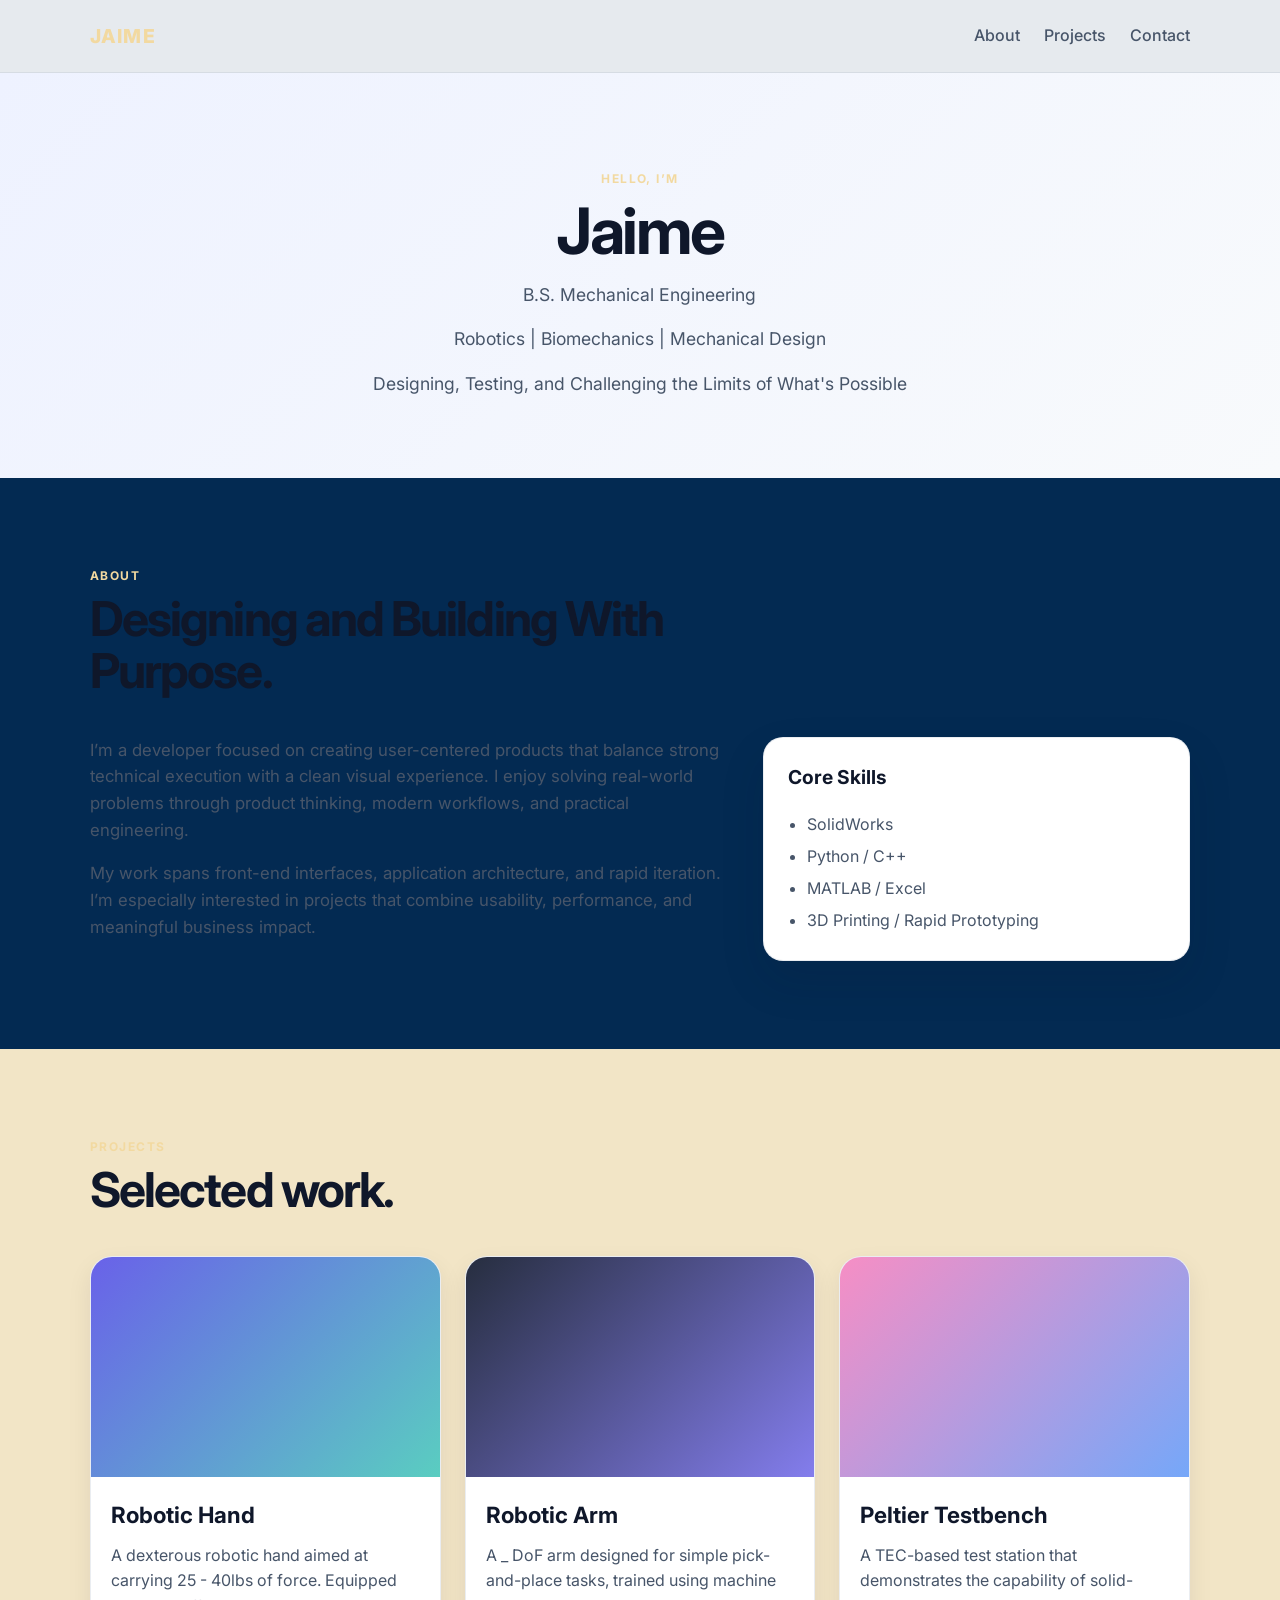
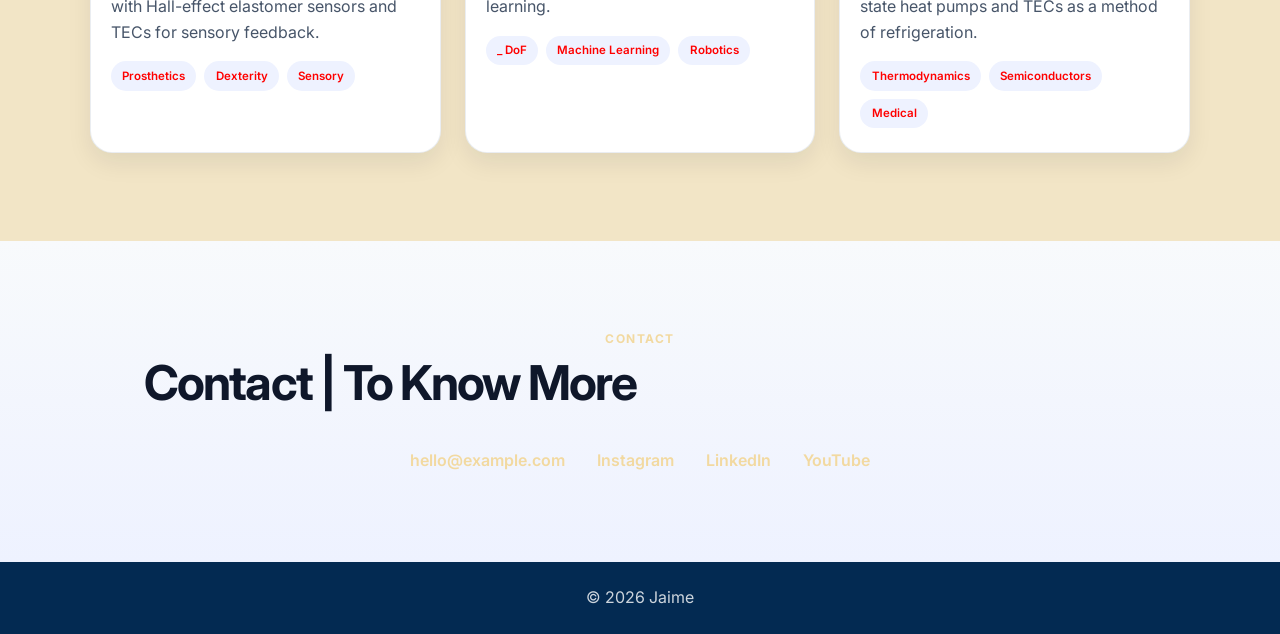
<file: index.html>
<!DOCTYPE html>
<html lang="en">
  <head>
    <meta charset="UTF-8" />
    <meta name="viewport" content="width=device-width, initial-scale=1.0" />
    <meta
      name="description"
      content="Jaime portfolio website showcasing projects, skills, and contact information."
    />
    <title>Jaime | Portfolio</title>
    <link rel="preconnect" href="https://fonts.googleapis.com" />
    <link rel="preconnect" href="https://fonts.gstatic.com" crossorigin />
    <link
      href="https://fonts.googleapis.com/css2?family=Inter:wght@400;500;600;700;800&display=swap"
      rel="stylesheet"
    />
    <link rel="stylesheet" href="styles.css" />
  </head>
  <body>
    <header class="site-header">
      <nav class="nav container" aria-label="Main navigation">
        <a class="brand" href="#home">Jaime</a>
        <div class="nav-links">
          <a href="#about">About</a>
          <a href="#projects">Projects</a>
          <a href="#contact">Contact</a>
        </div>
      </nav>
    </header>

    <main>
      <section id="home" class="hero">
        <div class="container hero-inner">
          <div class="hero-copy">
            <p class="eyebrow">Hello, I’m</p>
            <h1>Jaime</h1>
            <p class="subtitle">B.S. Mechanical Engineering</p>
            <p class="subtitle">Robotics | Biomechanics | Mechanical Design</p>
            <p class="subtitle">Designing, Testing, and Challenging the Limits of What's Possible</p>
          </div>
        </div>
      </section>

      <section id="about" class="section">
        <div class="container">
          <div class="section-heading">
            <p class="eyebrow">About</p>
            <h2>Designing and Building With Purpose.</h2>
          </div>
          <div class="about-grid">
            <div class="about-copy">
              <p>
                I’m a developer focused on creating user-centered products that balance
                strong technical execution with a clean visual experience. I enjoy
                solving real-world problems through product thinking, modern workflows,
                and practical engineering.
              </p>
              <p>
                My work spans front-end interfaces, application architecture, and rapid
                iteration. I’m especially interested in projects that combine usability,
                performance, and meaningful business impact.
              </p>
            </div>
            <div class="skills-panel">
              <h3>Core Skills</h3>
              <ul>
                <li>SolidWorks</li>
                <li>Python / C++</li>
                <li>MATLAB / Excel</li>
                <li>3D Printing / Rapid Prototyping</li>
              </ul>
            </div>
          </div>
        </div>
      </section>

      <section id="projects" class="section alt">
        <div class="container">
          <div class="section-heading">
            <p class="eyebrow">Projects</p>
            <h2>Selected work.</h2>
          </div>

          <div class="project-grid">
            <article class="project-card">
              <div class="project-thumb thumb-one"></div>
              <div class="project-body">
                <h3><a href="project-one.html" class="project-link">Robotic Hand</a></h3>
                <p>
                  A dexterous robotic hand aimed at carrying 25 - 40lbs of force. Equipped with Hall-effect elastomer sensors and TECs for sensory feedback.
                </p>
                <div class="tag-row">
                  <span>Prosthetics</span>
                  <span>Dexterity</span>
                  <span>Sensory</span>
                </div>
              </div>
            </article>

            <article class="project-card">
              <div class="project-thumb thumb-two"></div>
              <div class="project-body">
                <h3><a href="project-two.html" class="project-link">Robotic Arm</a></h3>
                <p>
                  A _ DoF arm designed for simple pick-and-place tasks, trained using machine learning.
                </p>
                <div class="tag-row">
                  <span>_ DoF</span>
                  <span>Machine Learning</span>
                  <span>Robotics</span>
                </div>
              </div>
            </article>

            <article class="project-card">
              <div class="project-thumb thumb-three"></div>
              <div class="project-body">
                <h3><a href="project-three.html" class="project-link">Peltier Testbench</a></h3>
                <p>
                  A TEC-based test station that demonstrates the capability of solid-state heat pumps and TECs as a method of refrigeration.
                </p>
                <div class="tag-row">
                  <span>Thermodynamics</span>
                  <span>Semiconductors</span>
                  <span>Medical</span>
                </div>
              </div>
            </article>
          </div>
        </div>
      </section>

      <section id="contact" class="section contact-section">
        <div class="container contact-wrap">
          <div class="section-heading center">
            <p class="eyebrow">Contact</p>
            <h2>Contact | To Know More</h2>
          </div>
          <div class="contact-links">
            <a href="mailto:hello@example.com">hello@example.com</a>
            <a href="https://www.instagram.com/jaime.epz/?hl=en" target="_blank" rel="noreferrer">Instagram</a>
            <a href="https://www.linkedin.com/in/jeperez004" target="_blank" rel="noreferrer">LinkedIn</a>
            <a href="https://www.youtube.com/@jaime-epz" target="_blank" rel="noreferrer"> YouTube</a>
          </div>
        </div>
      </section>
    </main>

    <footer class="site-footer">
      <div class="container footer-inner">
        <span>© 2026 Jaime</span>
      </div>
    </footer>

    <script src="script.js"></script>
  </body>
</html>
</file>
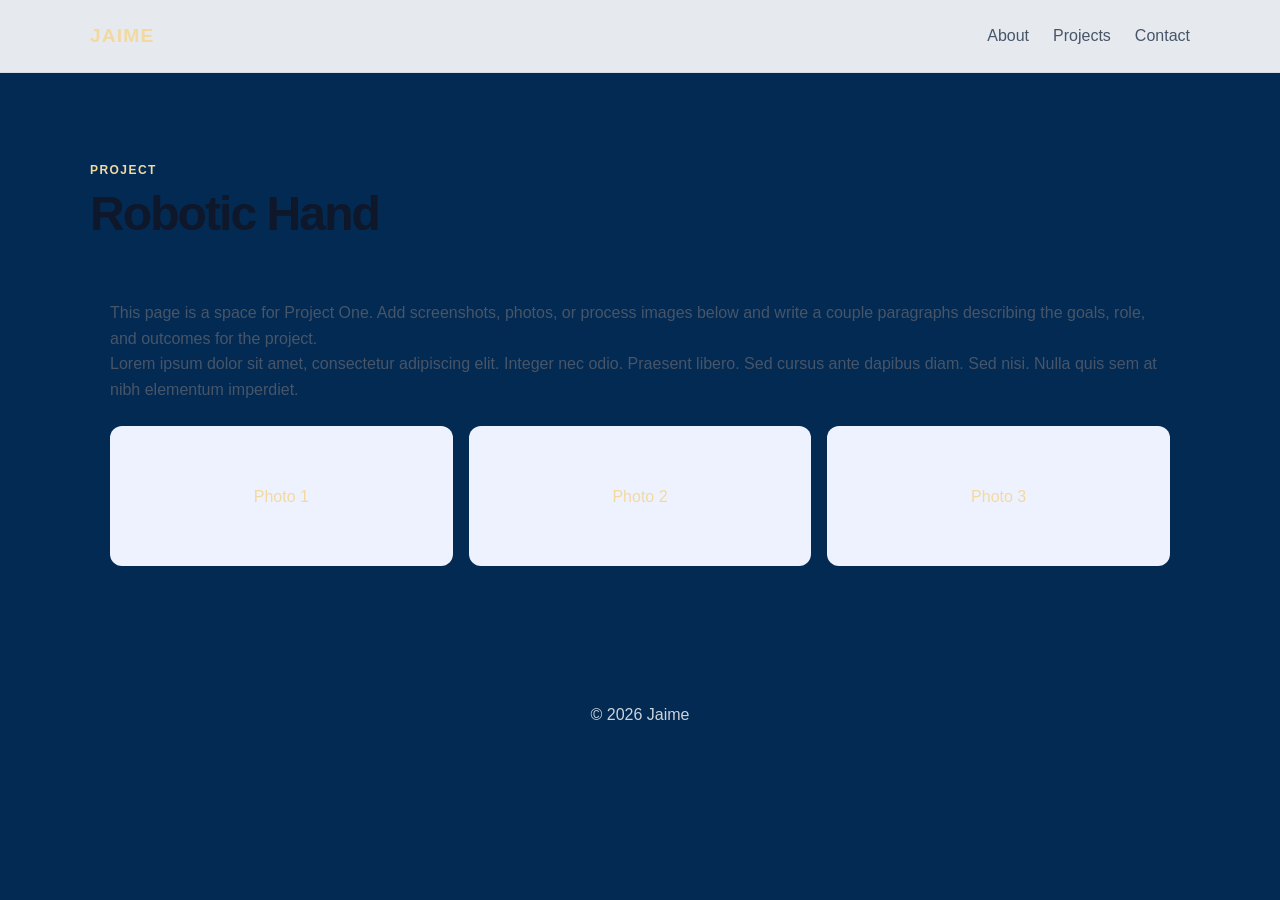
<file: project-one.html>
<!DOCTYPE html>
<html lang="en">
  <head>
    <meta charset="utf-8" />
    <meta name="viewport" content="width=device-width,initial-scale=1" />
    <title>Project One — Jaime</title>
    <link rel="stylesheet" href="styles.css" />
  </head>
  <body>
    <header class="site-header">
      <nav class="nav container" aria-label="Main navigation">
        <a class="brand" href="index.html#home">Jaime</a>
        <div class="nav-links">
          <a href="index.html#about">About</a>
          <a href="index.html#projects">Projects</a>
          <a href="index.html#contact">Contact</a>
        </div>
      </nav>
    </header>

    <main>
      <section class="section">
        <div class="container">
          <div class="section-heading">
            <p class="eyebrow">Project</p>
            <h2>Robotic Hand</h2>
          </div>

          <div class="project-body">
            <p>
              This page is a space for Project One. Add screenshots, photos, or
              process images below and write a couple paragraphs describing the
              goals, role, and outcomes for the project.
            </p>

            <p>
              Lorem ipsum dolor sit amet, consectetur adipiscing elit. Integer nec
              odio. Praesent libero. Sed cursus ante dapibus diam. Sed nisi. Nulla
              quis sem at nibh elementum imperdiet.
            </p>

            <div class="project-gallery" style="margin-top:1.5rem;display:grid;grid-template-columns:repeat(3,1fr);gap:1rem;">
              <div style="background:#eef2ff;height:140px;border-radius:12px;display:flex;align-items:center;justify-content:center;color:var(--primary);">Photo 1</div>
              <div style="background:#eef2ff;height:140px;border-radius:12px;display:flex;align-items:center;justify-content:center;color:var(--primary);">Photo 2</div>
              <div style="background:#eef2ff;height:140px;border-radius:12px;display:flex;align-items:center;justify-content:center;color:var(--primary);">Photo 3</div>
            </div>
          </div>
        </div>
      </section>
    </main>

    <footer class="site-footer">
      <div class="container footer-inner">
        <span>© 2026 Jaime</span>
      </div>
    </footer>

    <script src="script.js"></script>
  </body>
</html>
</file>
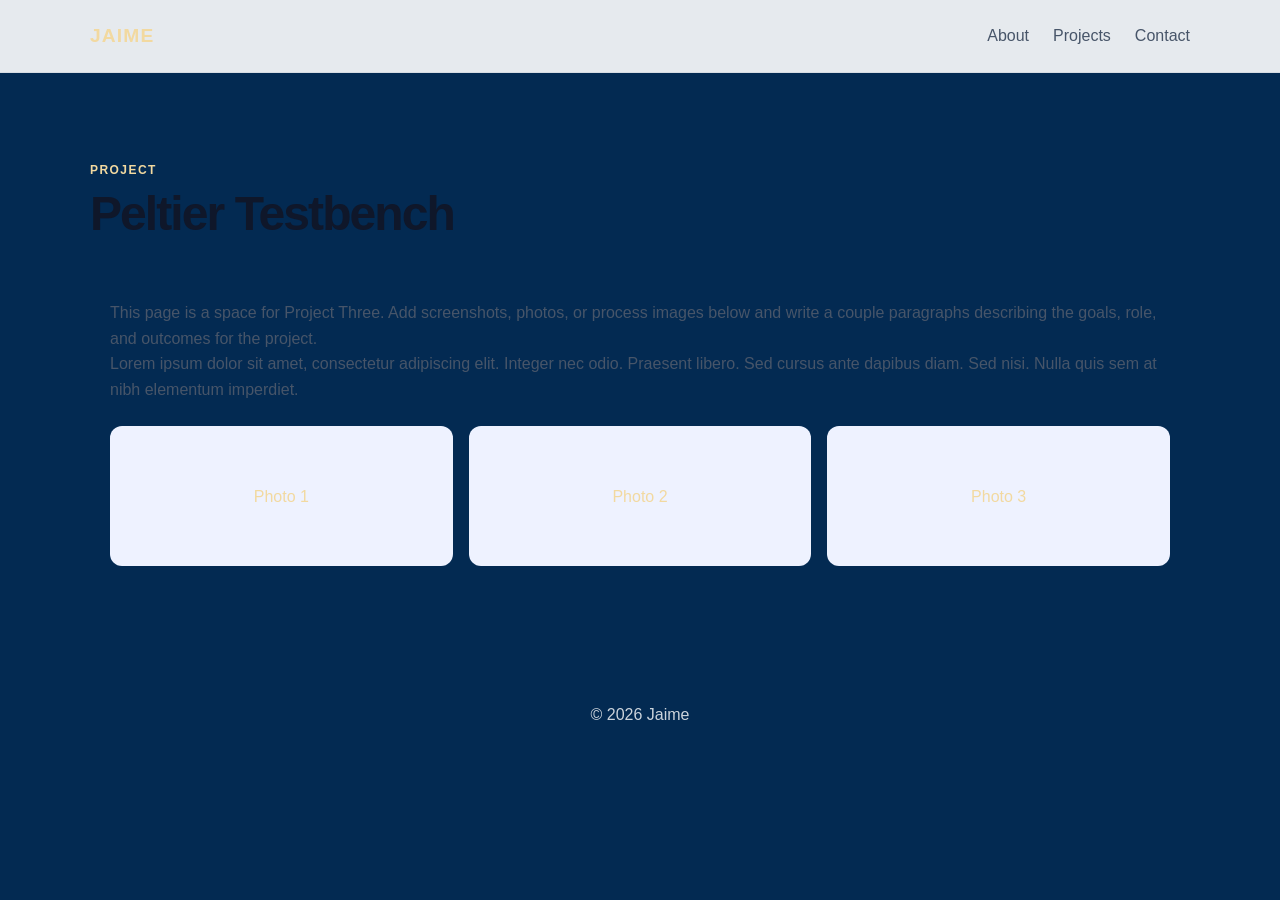
<file: project-three.html>
<!DOCTYPE html>
<html lang="en">
  <head>
    <meta charset="utf-8" />
    <meta name="viewport" content="width=device-width,initial-scale=1" />
    <title>Project Three — Jaime</title>
    <link rel="stylesheet" href="styles.css" />
  </head>
  <body>
    <header class="site-header">
      <nav class="nav container" aria-label="Main navigation">
        <a class="brand" href="index.html#home">Jaime</a>
        <div class="nav-links">
          <a href="index.html#about">About</a>
          <a href="index.html#projects">Projects</a>
          <a href="index.html#contact">Contact</a>
        </div>
      </nav>
    </header>

    <main>
      <section class="section">
        <div class="container">
          <div class="section-heading">
            <p class="eyebrow">Project</p>
            <h2>Peltier Testbench</h2>
          </div>

          <div class="project-body">
            <p>
              This page is a space for Project Three. Add screenshots, photos, or
              process images below and write a couple paragraphs describing the
              goals, role, and outcomes for the project.
            </p>

            <p>
              Lorem ipsum dolor sit amet, consectetur adipiscing elit. Integer nec
              odio. Praesent libero. Sed cursus ante dapibus diam. Sed nisi. Nulla
              quis sem at nibh elementum imperdiet.
            </p>

            <div class="project-gallery" style="margin-top:1.5rem;display:grid;grid-template-columns:repeat(3,1fr);gap:1rem;">
              <div style="background:#eef2ff;height:140px;border-radius:12px;display:flex;align-items:center;justify-content:center;color:var(--primary);">Photo 1</div>
              <div style="background:#eef2ff;height:140px;border-radius:12px;display:flex;align-items:center;justify-content:center;color:var(--primary);">Photo 2</div>
              <div style="background:#eef2ff;height:140px;border-radius:12px;display:flex;align-items:center;justify-content:center;color:var(--primary);">Photo 3</div>
            </div>
          </div>
        </div>
      </section>
    </main>

    <footer class="site-footer">
      <div class="container footer-inner">
        <span>© 2026 Jaime</span>
      </div>
    </footer>

    <script src="script.js"></script>
  </body>
</html>
</file>
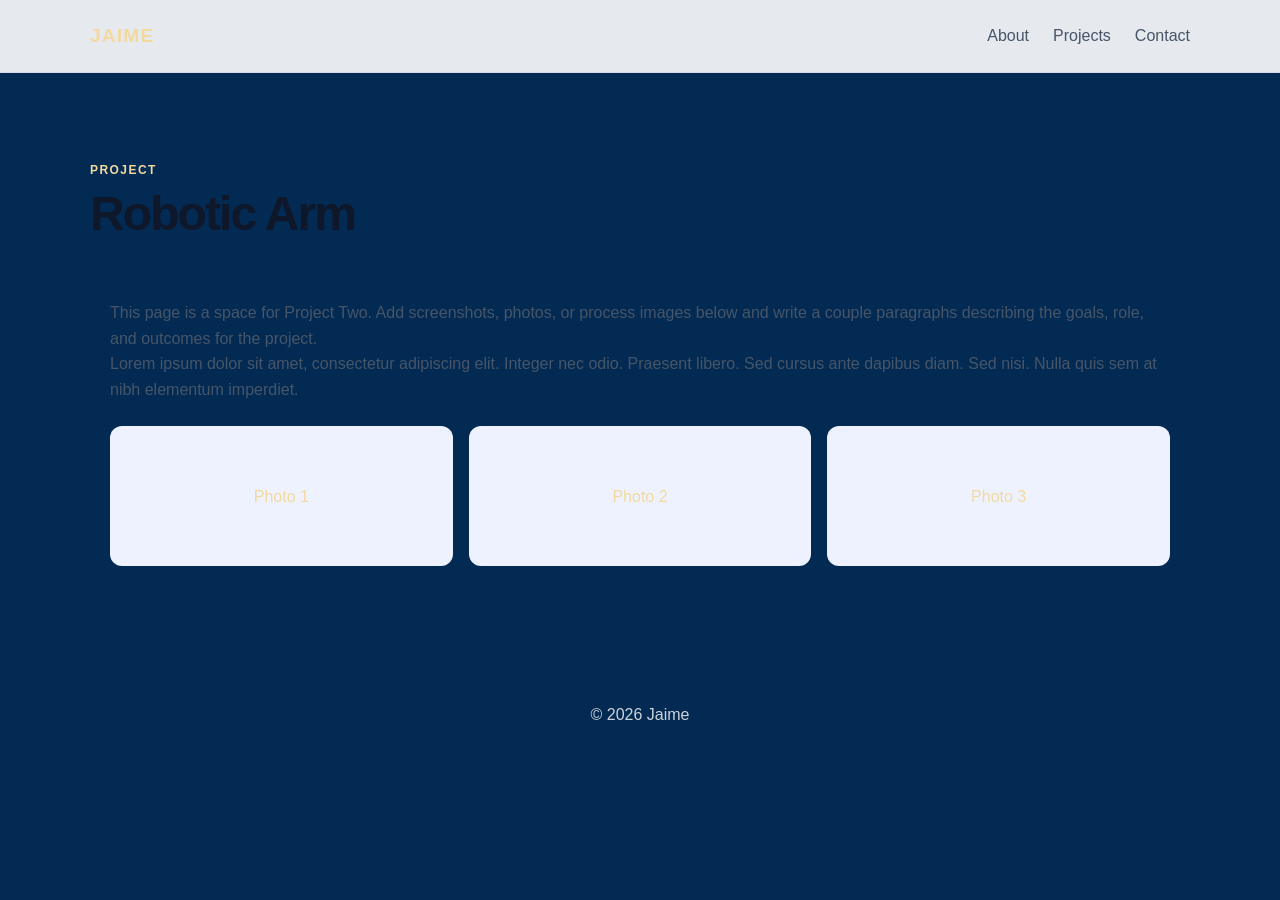
<file: project-two.html>
<!DOCTYPE html>
<html lang="en">
  <head>
    <meta charset="utf-8" />
    <meta name="viewport" content="width=device-width,initial-scale=1" />
    <title>Project Two — Jaime</title>
    <link rel="stylesheet" href="styles.css" />
  </head>
  <body>
    <header class="site-header">
      <nav class="nav container" aria-label="Main navigation">
        <a class="brand" href="index.html#home">Jaime</a>
        <div class="nav-links">
          <a href="index.html#about">About</a>
          <a href="index.html#projects">Projects</a>
          <a href="index.html#contact">Contact</a>
        </div>
      </nav>
    </header>

    <main>
      <section class="section">
        <div class="container">
          <div class="section-heading">
            <p class="eyebrow">Project</p>
            <h2>Robotic Arm</h2>
          </div>

          <div class="project-body">
            <p>
              This page is a space for Project Two. Add screenshots, photos, or
              process images below and write a couple paragraphs describing the
              goals, role, and outcomes for the project.
            </p>

            <p>
              Lorem ipsum dolor sit amet, consectetur adipiscing elit. Integer nec
              odio. Praesent libero. Sed cursus ante dapibus diam. Sed nisi. Nulla
              quis sem at nibh elementum imperdiet.
            </p>

            <div class="project-gallery" style="margin-top:1.5rem;display:grid;grid-template-columns:repeat(3,1fr);gap:1rem;">
              <div style="background:#eef2ff;height:140px;border-radius:12px;display:flex;align-items:center;justify-content:center;color:var(--primary);">Photo 1</div>
              <div style="background:#eef2ff;height:140px;border-radius:12px;display:flex;align-items:center;justify-content:center;color:var(--primary);">Photo 2</div>
              <div style="background:#eef2ff;height:140px;border-radius:12px;display:flex;align-items:center;justify-content:center;color:var(--primary);">Photo 3</div>
            </div>
          </div>
        </div>
      </section>
    </main>

    <footer class="site-footer">
      <div class="container footer-inner">
        <span>© 2026 Jaime</span>
      </div>
    </footer>

    <script src="script.js"></script>
  </body>
</html>
</file>
<file: styles.css>
/* updated styles.css with hover pop effect for project cards */
:root {
  --bg: #032a52;
  --bg-soft: #111827;
  --panel: #032a52;
  --panel-soft: #f2e5c6;
  --text: #0f172a;
  --text-soft: #475569;
  --muted: #ff0000;
  --primary: #f2d9a0;
  --primary-strong: #ff0000;
  --accent: #14b8a6;
  --border: rgba(148, 163, 184, 0.2);
  --shadow: 0 20px 45px rgba(15, 23, 42, 0.12);
}

* {
  box-sizing: border-box;
}

html {
  scroll-behavior: smooth;
}

body {
  margin: 0;
  font-family: 'Inter', sans-serif;
  color: var(--text);
  background: #032a52;
  line-height: 1.6;
}

a {
  color: inherit;
  text-decoration: none;
}

img {
  max-width: 100%;
  display: block;
}

.container {
  width: min(1100px, calc(100% - 32px));
  margin: 0 auto;
}

.site-header {
  position: sticky;
  top: 0;
  z-index: 50;
  background: rgba(255, 255, 255, 0.9);
  border-bottom: 1px solid var(--border);
  backdrop-filter: blur(12px);
}

.nav {
  display: flex;
  justify-content: space-between;
  align-items: center;
  min-height: 72px;
}

.brand {
  font-size: 1.2rem;
  font-weight: 800;
  letter-spacing: 0.06em;
  text-transform: uppercase;
  color: var(--primary);
}

.nav-links {
  display: flex;
  gap: 1.5rem;
  font-weight: 500;
  color: var(--text-soft);
}

.nav-links a:hover,
.nav-links a:focus-visible {
  color: var(--primary);
}

.hero {
  background: linear-gradient(135deg, #eef2ff 0%, #f8fafc 100%);
  padding: 96px 0 80px;
}

.hero-inner {
  display: grid;
  grid-template-columns: 1.3fr 0.7fr;
  align-items: center;
  gap: 2rem;
}

.eyebrow {
  margin: 0 0 0.5rem;
  font-weight: 700;
  letter-spacing: 0.12em;
  text-transform: uppercase;
  font-size: 0.75rem;
  color: var(--primary);
}

.hero-copy h1,
.section-heading h2 {
  margin: 0;
  letter-spacing: -0.04em;
  line-height: 1.08;
}

.hero-copy h1 {
  font-size: clamp(2.8rem, 5vw, 5rem);
}

/* Center the hero copy, span the grid columns, and add a fade-in animation on page load */
.hero-copy {
  grid-column: 1 / -1;    /* span both columns so it's centered relative to the full container */
  display: flex;
  flex-direction: column;
  align-items: center;     /* horizontally center the text/content */
  text-align: center;      /* ensure multi-line text centers */
  max-width: 820px;        /* optional: keeps the copy from becoming too wide */
  margin-inline: auto;     /* centers the block within the container */
  opacity: 0;
  transform: translateY(8px);
  animation: fadeIn 700ms ease-out 150ms forwards; /* fade in when page opens */
}

/* Center any section-heading that has the 'center' helper */
.section-heading.center {
  margin-inline: auto;     /* center the block horizontally when it has a max-width */
  text-align: center;      /* ensure its text is centered */
}

/* fade-in keyframes */
@keyframes fadeIn {
  to {
    opacity: 1;
    transform: translateY(0);
  }
}

.subtitle {
  max-width: 620px;
  margin: 1rem 0 0;
  font-size: 1.1rem;
  color: var(--text-soft);
}

.cta-row {
  display: flex;
  flex-wrap: wrap;
  gap: 1rem;
  margin-top: 2rem;
}

.button {
  display: inline-flex;
  align-items: center;
  justify-content: center;
  padding: 0.9rem 1.4rem;
  border-radius: 999px;
  font-weight: 600;
  transition: transform 0.2s ease, box-shadow 0.2s ease;
}

.button:hover,
.button:focus-visible {
  transform: translateY(-1px);
  box-shadow: var(--shadow);
}

.button.primary {
  background: var(--primary);
  color: white;
}

.button.secondary {
  background: white;
  color: var(--text);
  border: 1px solid var(--border);
}

.hero-card {
  background: white;
  border: 1px solid var(--border);
  border-radius: 24px;
  box-shadow: var(--shadow);
  padding: 1.5rem;
  display: flex;
  flex-direction: column;
  gap: 1rem;
  max-width: 360px;
  justify-self: center;
}

.avatar {
  width: 90px;
  height: 90px;
  border-radius: 50%;
  background: linear-gradient(135deg, var(--primary), var(--accent));
  color: white;
  display: grid;
  place-items: center;
  font-size: 1.7rem;
  font-weight: 800;
}

.card-info {
  display: flex;
  flex-direction: column;
  gap: 0.25rem;
}

.card-info strong {
  font-size: 1.05rem;
}

.card-info span {
  color: var(--text-soft);
}

.section {
  padding: 88px 0;
}

.alt {
  background: var(--panel-soft);
}

.section-heading {
  margin-bottom: 2.5rem;
}

.section-heading h2 {
  font-size: clamp(2rem, 4.6vw, 3rem);
  max-width: 600px;
}

.about-grid {
  display: grid;
  grid-template-columns: 1.2fr 0.8fr;
  gap: 2rem;
  align-items: start;
}

.about-copy {
  font-size: 1.05rem;
  color: var(--text-soft);
}

.about-copy p {
  margin: 0 0 1rem;
}

.skills-panel {
  background: white;
  border: 1px solid var(--border);
  border-radius: 20px;
  padding: 1.5rem;
  box-shadow: var(--shadow);
}

.skills-panel h3 {
  margin: 0 0 1rem;
  font-size: 1.2rem;
}

.skills-panel ul {
  margin: 0;
  padding-left: 1.2rem;
  color: var(--text-soft);
  line-height: 2;
}

.project-grid {
  display: grid;
  grid-template-columns: repeat(3, minmax(0, 1fr));
  gap: 1.5rem;
}

.project-card {
  background: white;
  border: 1px solid var(--border);
  border-radius: 22px;
  overflow: hidden;
  box-shadow: 0 10px 25px rgba(15, 23, 42, 0.08);
  /* add transition so it can "pop" smoothly */
  transition: transform 0.18s ease, box-shadow 0.18s ease;
  transform-origin: center;
}

.project-thumb {
  height: 220px;
  background-size: cover;
  background-position: center;
}

.thumb-one {
  background: linear-gradient(135deg, rgba(79, 70, 229, 0.85), rgba(20, 184, 166, 0.7));
}

.thumb-two {
  background: linear-gradient(135deg, rgba(15, 23, 42, 0.9), rgba(79, 70, 229, 0.7));
}

.thumb-three {
  background: linear-gradient(135deg, rgba(244, 114, 182, 0.8), rgba(59, 130, 246, 0.7));
}

.project-body {
  padding: 1.25rem 1.25rem 1.5rem;
}

.project-body h3 {
  margin: 0 0 0.6rem;
  font-size: 1.4rem;
}

.project-link {
  color: var(--text);
  transition: color 0.2s ease, text-shadow 0.2s ease, transform 0.2s ease;
  display: inline-block;
}

.project-link:hover,
.project-link:focus-visible {
  color: var(--primary-strong);
  text-shadow: 0 0 10px rgba(242, 217, 160, 0.5);
  transform: translateY(-1px);
}

/* When hovering the project link, also "pop" the whole card up a little.
   Uses :has() to catch the hover on the descendant link. Modern browsers
   support :has(); if you need broader support we can add a tiny JS fallback. */
.project-card:hover,
.project-card:has(.project-link:hover) {
  transform: translateY(-6px) scale(1.02);
  box-shadow: 0 25px 45px rgba(15, 23, 42, 0.14);
}

.project-body p {
  margin: 0;
  color: var(--text-soft);
}

.tag-row {
  display: flex;
  flex-wrap: wrap;
  gap: 0.5rem;
  margin-top: 1rem;
}

.tag-row span {
  display: inline-block;
  padding: 0.35rem 0.7rem;
  border-radius: 999px;
  background: #eef2ff;
  color: var(--primary-strong);
  font-size: 0.72rem;
  font-weight: 600;
}

.contact-section {
  background: linear-gradient(180deg, #f8fafc 0%, #eef2ff 100%);
}

.contact-wrap {
  text-align: center;
}

.center {
  text-align: center;
}

.contact-links {
  display: flex;
  justify-content: center;
  flex-wrap: wrap;
  gap: 1rem 2rem;
  margin-top: 2rem;
}

.contact-links a {
  color: var(--primary);
  font-weight: 600;
}

.site-footer {
  background: var(--bg);
  color: rgba(255, 255, 255, 0.8);
}

.footer-inner {
  min-height: 72px;
  display: flex;
  align-items: center;
  justify-content: center;
}

@media (max-width: 800px) {
  .hero-inner,
  .about-grid,
  .project-grid {
    grid-template-columns: 1fr;
  }

  .hero {
    padding-top: 72px;
  }
}

@media (max-width: 560px) {
  .nav {
    flex-direction: column;
    justify-content: center;
    gap: 1rem;
    padding: 1rem 0;
  }

  .nav-links {
    gap: 1rem;
    font-size: 0.95rem;
  }

  .cta-row {
    flex-direction: column;
    align-items: stretch;
  }

  .button {
    width: 100%;
  }
}
</file>
